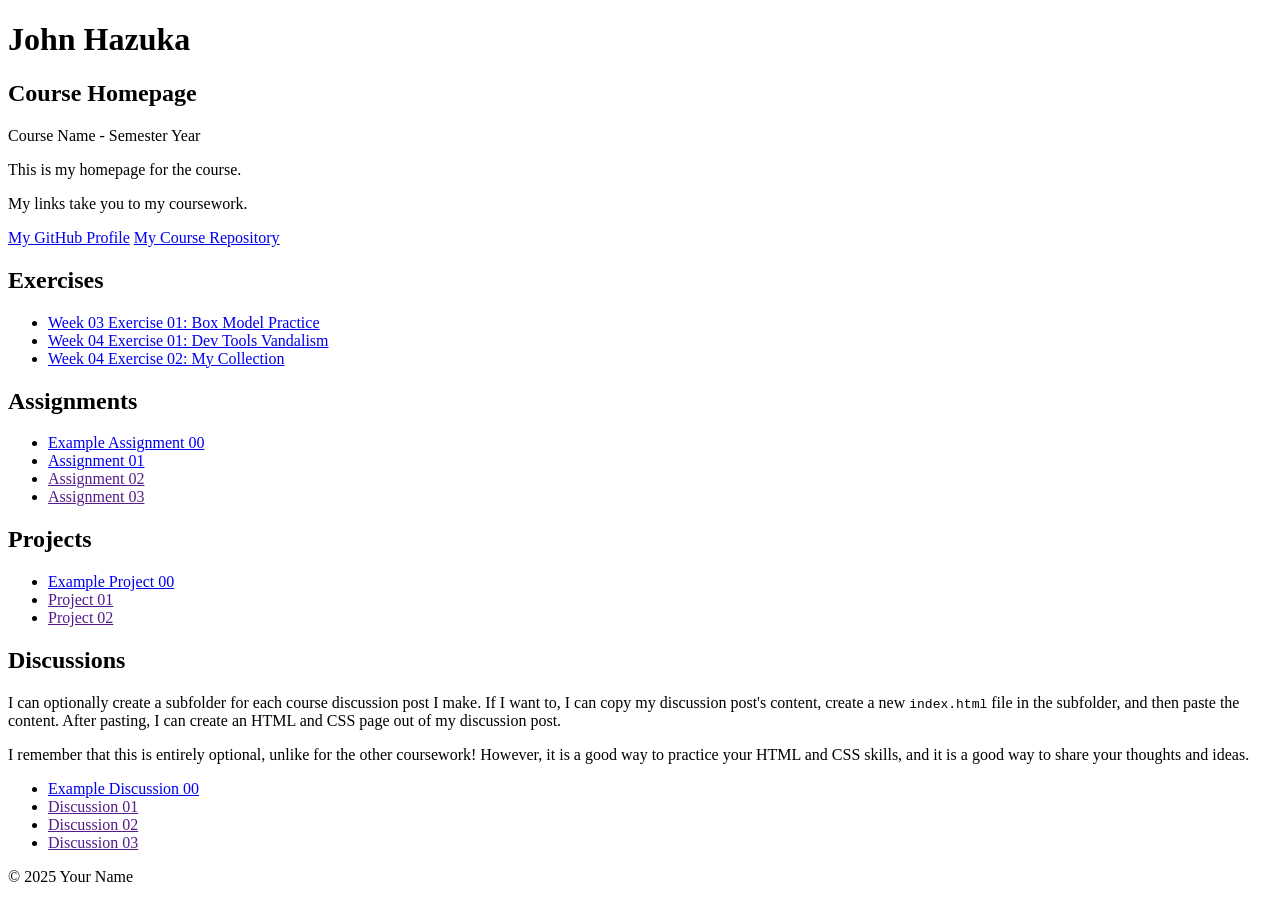
<file: index.html>
<!DOCTYPE html>

<!--

INSTRUCTIONS: HOW TO CHANGE THIS PAGE:

1. Change "Student Name" in the title above to your real name.

2. Change "Your Name" in the big heading below to your real name.

3. Change "your-username" to your real GitHub username in both links.

4. Change "your-repo-name" to the name of this repository.

5. Change "Course Name" to the name of your class.

6. Change "Semester Year" to match when you are taking this class.

7. Add links to your work:
    - Find the words that say "Exercise 01", "Assignment 01", etc.
    - Between the quote marks in href="", put the relative link to your work in the subfolder. You can simply link to the subfolder name. Take a look at the example folders and links to see how to do this.
    - For work not yet started/completed, you can leave the href="" blank until you are ready.
    - Change the words "Exercise 01" to match the name of the exercise. Do the same for assignments and projects. If you add your discussion posts, do the same for them.
    - Do this for each piece of work you finish.

8. You can add more links by copying a whole line like this:
    <li><a href="">New Work Name</a></li>
    Then paste it below the last one in that section.

9. Save your changes and push to GitHub when you are done. Remember you can use GitHub Desktop to help you with this.

Remember: During the course, if you want, you can style your homepage to introduce your own style and aesthetics. To start, keep this page simple and plain. This is just a template to get you started. Embrace the handcrafted approach to web design and development: change things to make them your own.

Remember: You must have a GitHub account, a new GitHub repository for this course, and this file (index.html) in that repository. 

Remember: You must create subfolders for each piece of coursework as the semester progresses.

-->

<html lang="en">
    <head>
        <meta charset="UTF-8" />
        <title>Course Homepage template</title>
        <meta charset="UTF-8" />
        <meta name="viewport" content="width=device-width, initial-scale=1.0" />
        <title> John Hazuka - Course Homepage</title>
    </head>

    <body>
        <header>
            <h1>John Hazuka</h1>
            <h2>Course Homepage</h2>
            <p>Course Name - Semester Year</p>
            <p>This is my homepage for the course.</p>
            <p>My links take you to my coursework.</p>
            <nav>
                <a href="https://github.com/JohnHazukaJr">My GitHub Profile</a>
                <a href="https://github.com/JohnHazukaJr/ttu-course-portfolio">
                    My Course Repository
                </a>
            </nav>
        </header>

        <main>
            <section>
                <h2>Exercises</h2>
                <ul>

                    <li><a href="week-03-exercise-01/">Week 03 Exercise 01: Box Model Practice</a></li>
                    <li><a href="week-04-exercise-01/">Week 04 Exercise 01: Dev Tools Vandalism</a></li>
                    <li><a href="week-04-exercise-02/">Week 04 Exercise 02: My Collection</a></li>
                </ul>
            </section>

            <section>
                <h2>Assignments</h2>
                <ul>
                    <li>
                        <a href="example-assignment-00/">
                            Example Assignment 00
                        </a>
                    </li>
                    <li><a href="assignment-01/">Assignment 01</a></li>
                    <li><a href="">Assignment 02</a></li>
                    <li><a href="">Assignment 03</a></li>
                </ul>
            </section>

            <section>
                <h2>Projects</h2>
                <ul>
                    <li>
                        <a href="example-project-00/">Example Project 00</a>
                    </li>
                    <li><a href="">Project 01</a></li>
                    <li><a href="">Project 02</a></li>
                </ul>
            </section>

            <section>
                <h2>Discussions</h2>
                <p>
                    I can optionally create a subfolder for each course
                    discussion post I make. If I want to, I can copy my
                    discussion post's content, create a new
                    <code>index.html</code>
                    file in the subfolder, and then paste the content. After
                    pasting, I can create an HTML and CSS page out of my
                    discussion post.
                </p>
                <p>
                    I remember that this is entirely optional, unlike for the
                    other coursework! However, it is a good way to practice your
                    HTML and CSS skills, and it is a good way to share your
                    thoughts and ideas.
                </p>
                <ul>
                    <li>
                        <a href="example-discussion-00/">
                            Example Discussion 00
                        </a>
                    </li>
                    <li><a href="">Discussion 01</a></li>
                    <li><a href="">Discussion 02</a></li>
                    <li><a href="">Discussion 03</a></li>
                </ul>
            </section>
        </main>

        <footer>
            <p>&copy; 2025 Your Name</p>
        </footer>
    </body>
</html>
</file>
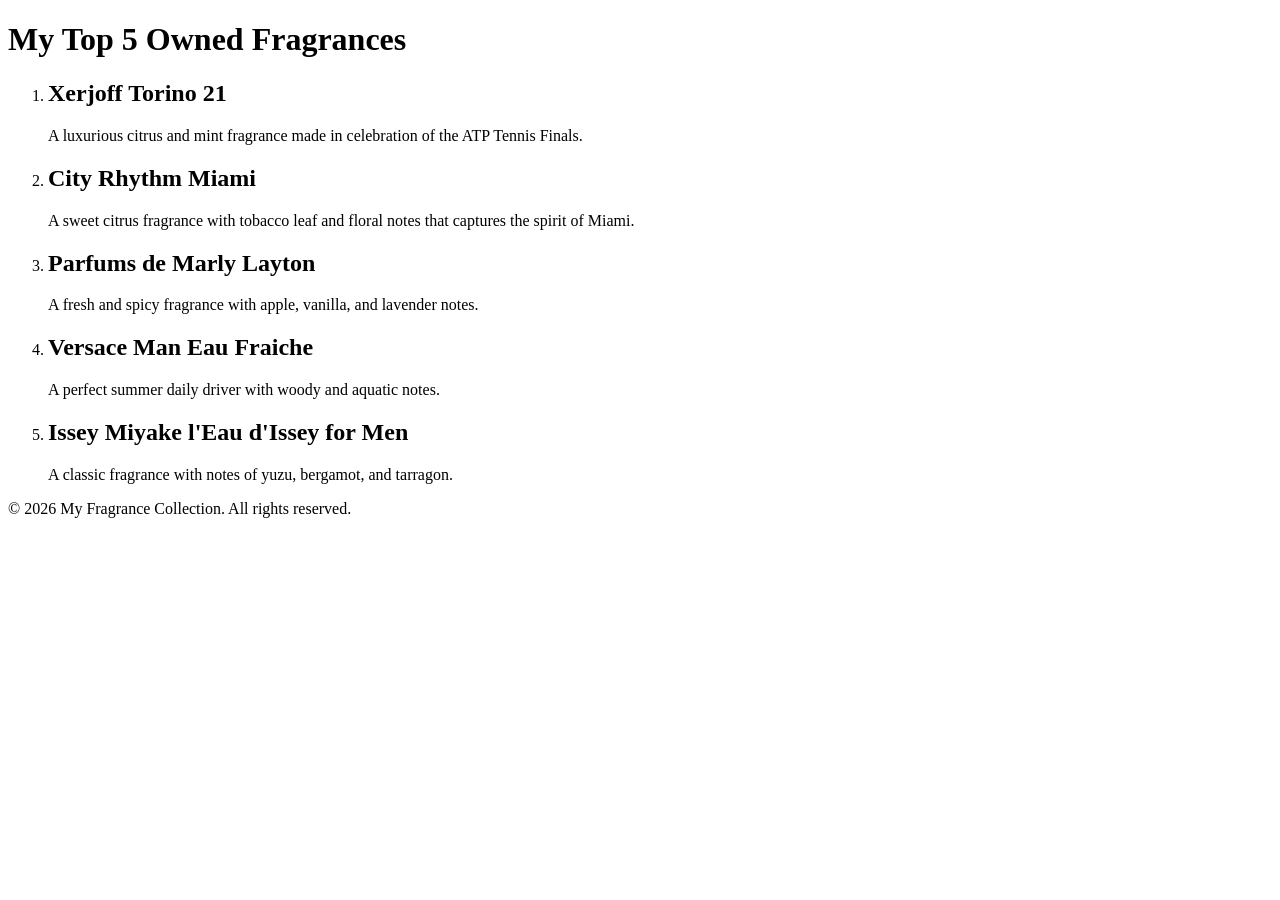
<file: assignment-01/index.html>
<!DOCTYPE html>
<html lang="en">
<head>
    <meta charset="UTF-8">
    <meta name="viewport" content="width=device-width, initial-scale=1.0">
    <title>My Top 5 Owned Fragrances</title>
</head>
<body>
<h1>My Top 5 Owned Fragrances</h1>
<ol>
    <li>
        <h2>Xerjoff Torino 21</h2>
        <p>A luxurious citrus and mint fragrance made in celebration of the ATP Tennis Finals.</p>
    </li>
    <li>
        <h2>City Rhythm Miami</h2>
        <p>A sweet citrus fragrance with tobacco leaf and floral notes that captures the spirit of Miami.</p>
    </li>
    <li>
        <h2>Parfums de Marly Layton</h2>
        <p>A fresh and spicy fragrance with apple, vanilla, and lavender notes.</p>
    </li>
    <li>
        <h2>Versace Man Eau Fraiche</h2>
        <p>A perfect summer daily driver with woody and aquatic notes.</p>
    </li>
    <li>
        <h2>Issey Miyake l'Eau d'Issey for Men</h2>
        <p>A classic fragrance with notes of yuzu, bergamot, and tarragon.</p>
    </li>
</ol>
<footer>
    <p>&copy; 2026 My Fragrance Collection. All rights reserved.</p>
</footer>
</body>
</html>
</file>
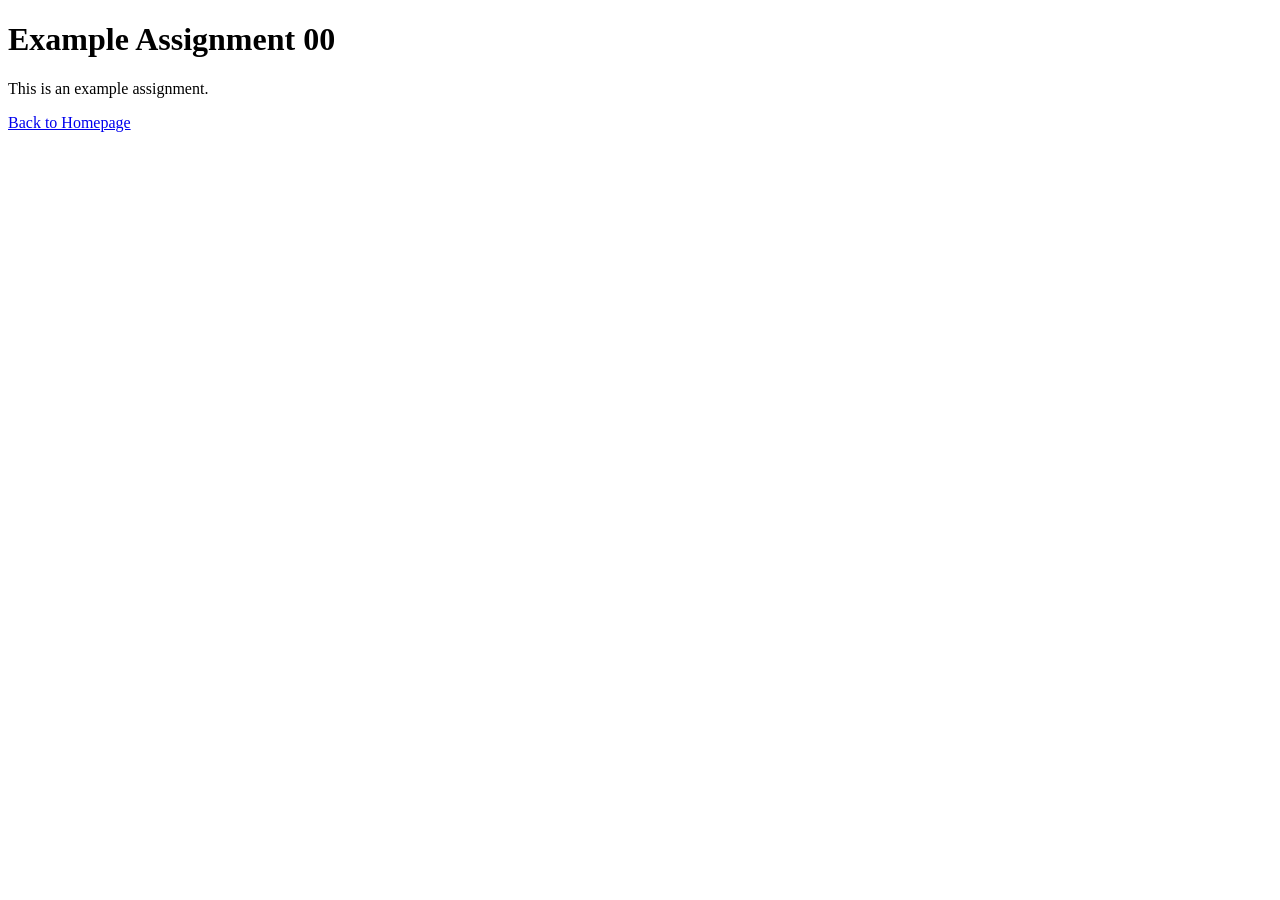
<file: example-assignment-00/index.html>
<!DOCTYPE html>
<html lang="en">
    <head>
        <meta charset="UTF-8" />
        <meta name="viewport" content="width=device-width, initial-scale=1.0" />
        <title>Example Assignment 00</title>
    </head>
    <body>
        <h1>Example Assignment 00</h1>
        <p>This is an example assignment.</p>
        <a href="../index.html">Back to Homepage</a>
    </body>
</html>
</file>
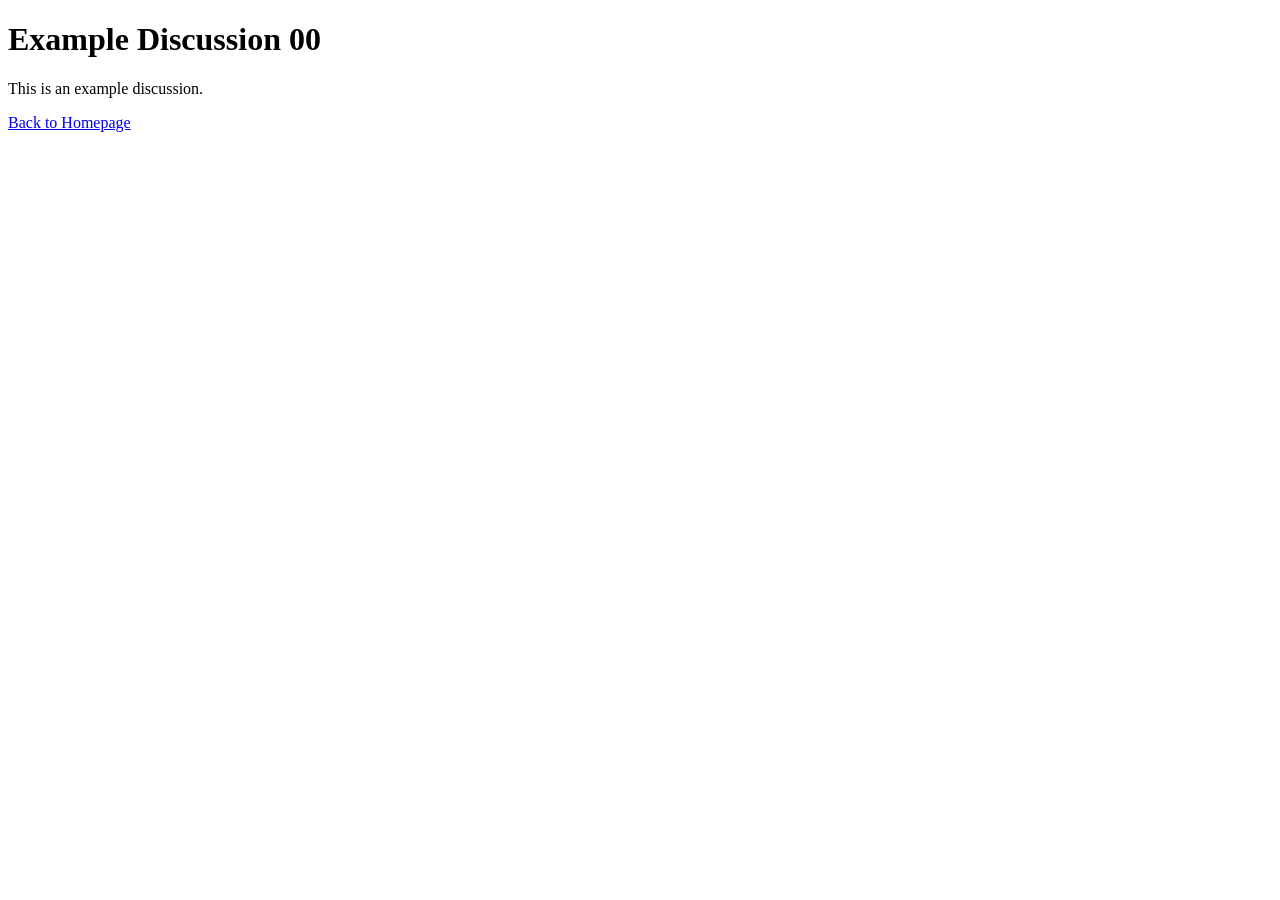
<file: example-discussion-00/index.html>
<!DOCTYPE html>
<html lang="en">
    <head>
        <meta charset="UTF-8" />
        <meta name="viewport" content="width=device-width, initial-scale=1.0" />
        <title>Example Discussion 00</title>
    </head>
    <body>
        <h1>Example Discussion 00</h1>
        <p>This is an example discussion.</p>
        <a href="../index.html">Back to Homepage</a>
    </body>
</html>
</file>
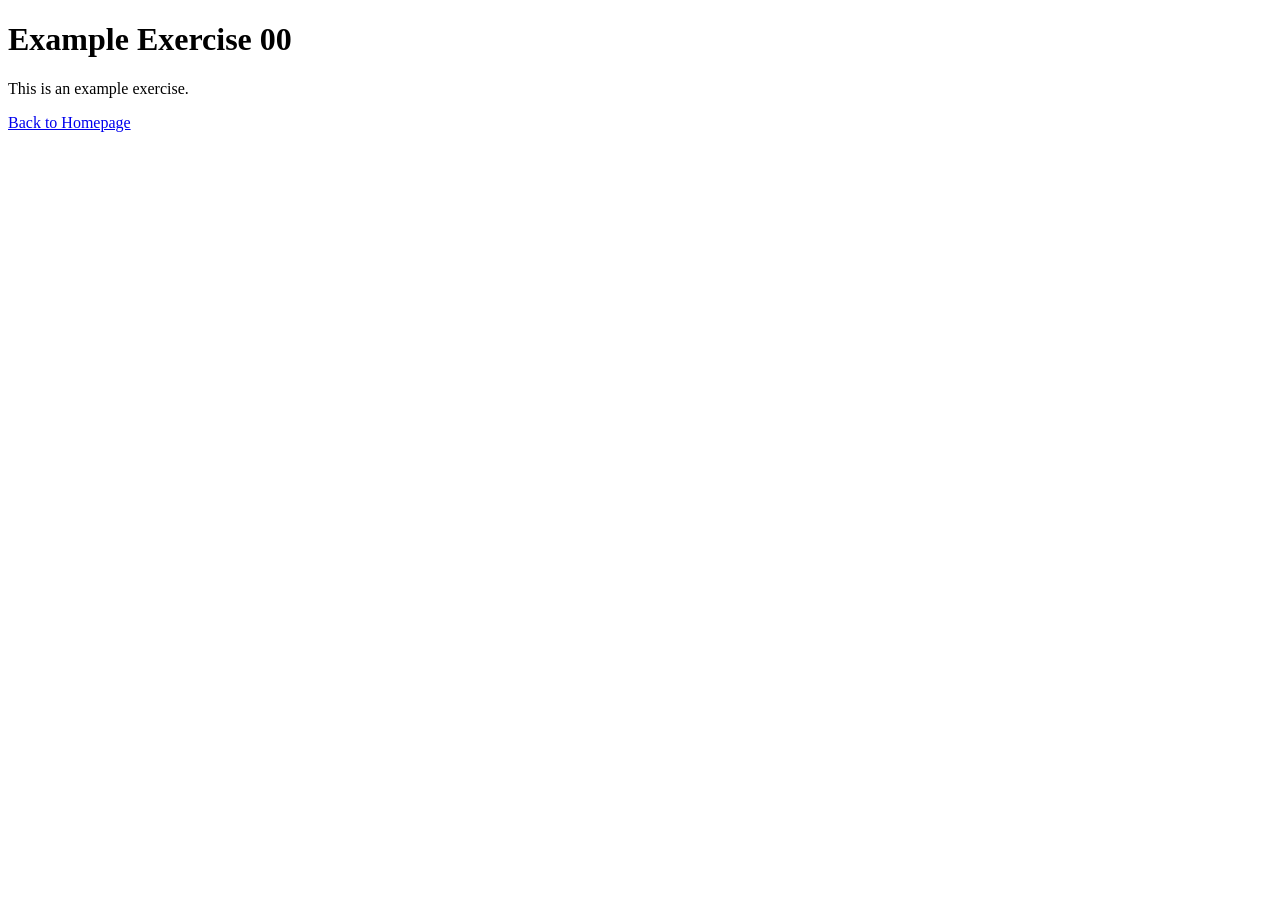
<file: example-exercise-00/index.html>
<!DOCTYPE html>
<html lang="en">
    <head>
        <meta charset="UTF-8" />
        <meta name="viewport" content="width=device-width, initial-scale=1.0" />
        <title>Example Exercise 00</title>
    </head>
    <body>
        <h1>Example Exercise 00</h1>
        <p>This is an example exercise.</p>
        <a href="../index.html">Back to Homepage</a>
    </body>
</html>
</file>
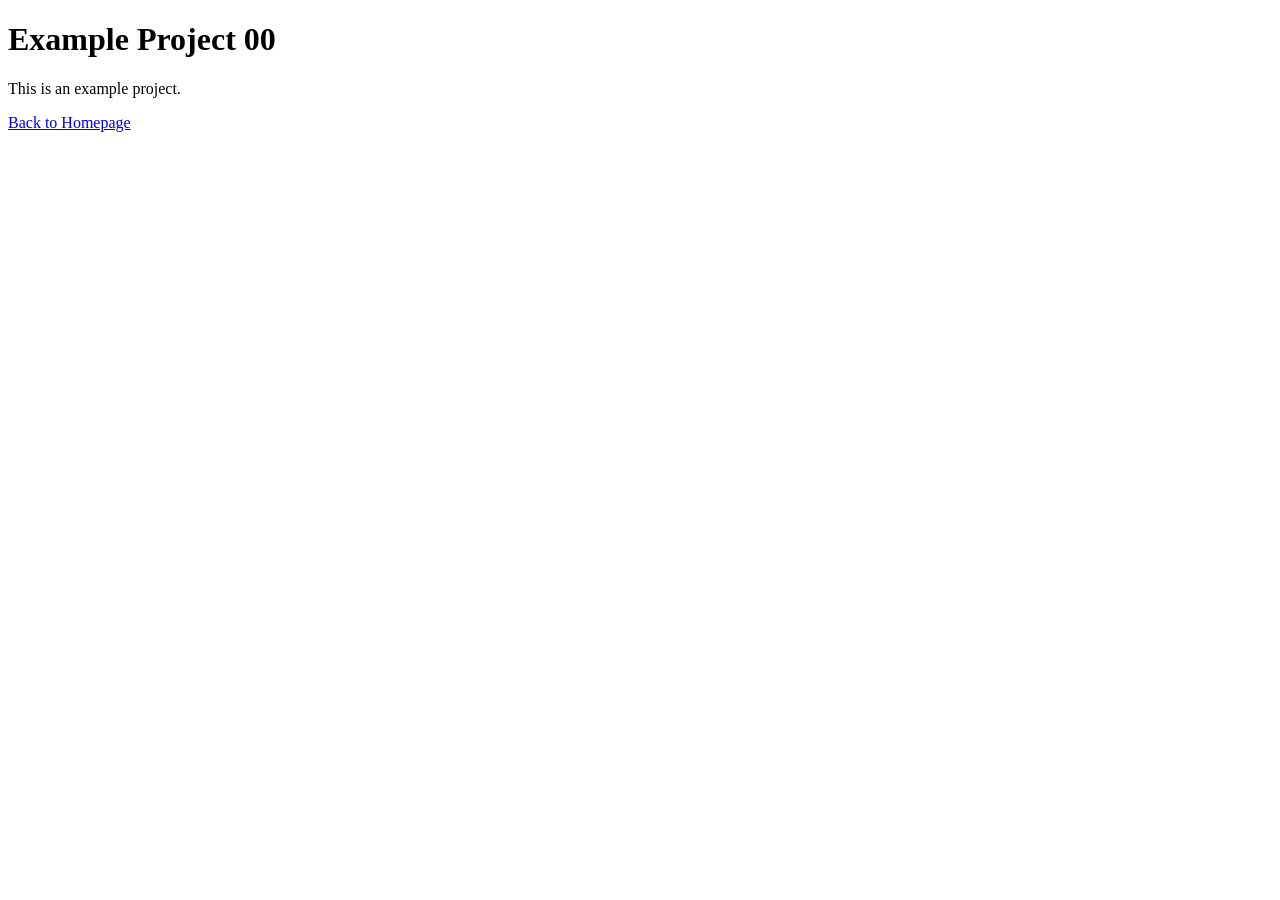
<file: example-project-00/index.html>
<!DOCTYPE html>
<html lang="en">
    <head>
        <meta charset="UTF-8" />
        <meta name="viewport" content="width=device-width, initial-scale=1.0" />
        <title>Example Project 00</title>
    </head>
    <body>
        <h1>Example Project 00</h1>
        <p>This is an example project.</p>
        <a href="../index.html">Back to Homepage</a>
    </body>
</html>
</file>
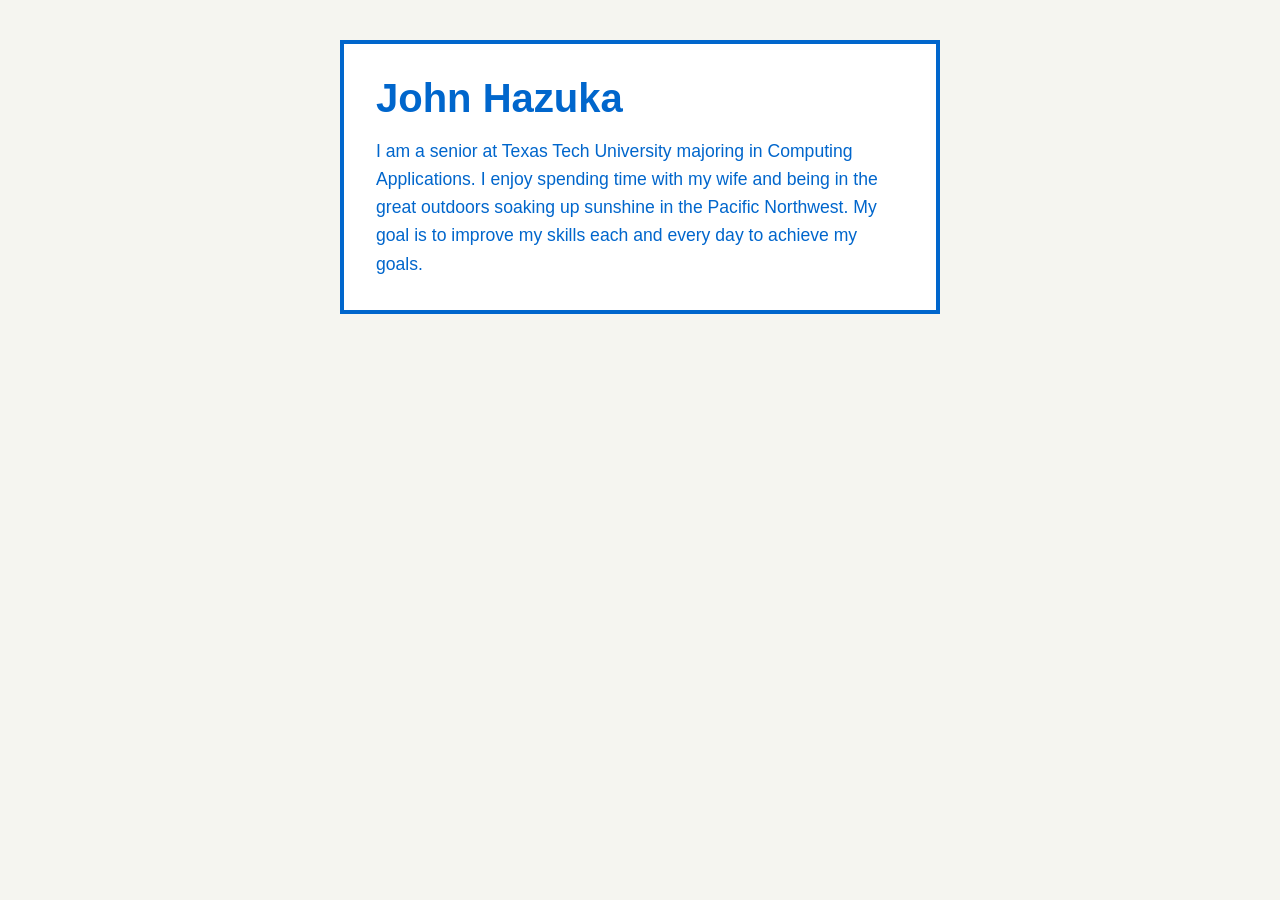
<file: week-03-exercise-01/index.html>
<!DOCTYPE html>
<html lang="en">
    <head>
        <meta charset="UTF-8" />
        <meta name="viewport" content="width=device-width, initial-scale=1.0" />
        <title>John Hazuka - Box Model Practice</title>
        <link rel="stylesheet" href="style.css" />
    </head>
    <body>
        <div class="card">
            <h1>John Hazuka</h1>
            <p>I am a senior at Texas Tech University majoring in Computing Applications. I enjoy spending time with my wife and being in the great outdoors soaking up sunshine in the Pacific Northwest. My goal is to improve my skills each and every day to achieve my goals.</p>
        </div>
    </body>
</html>
</file>
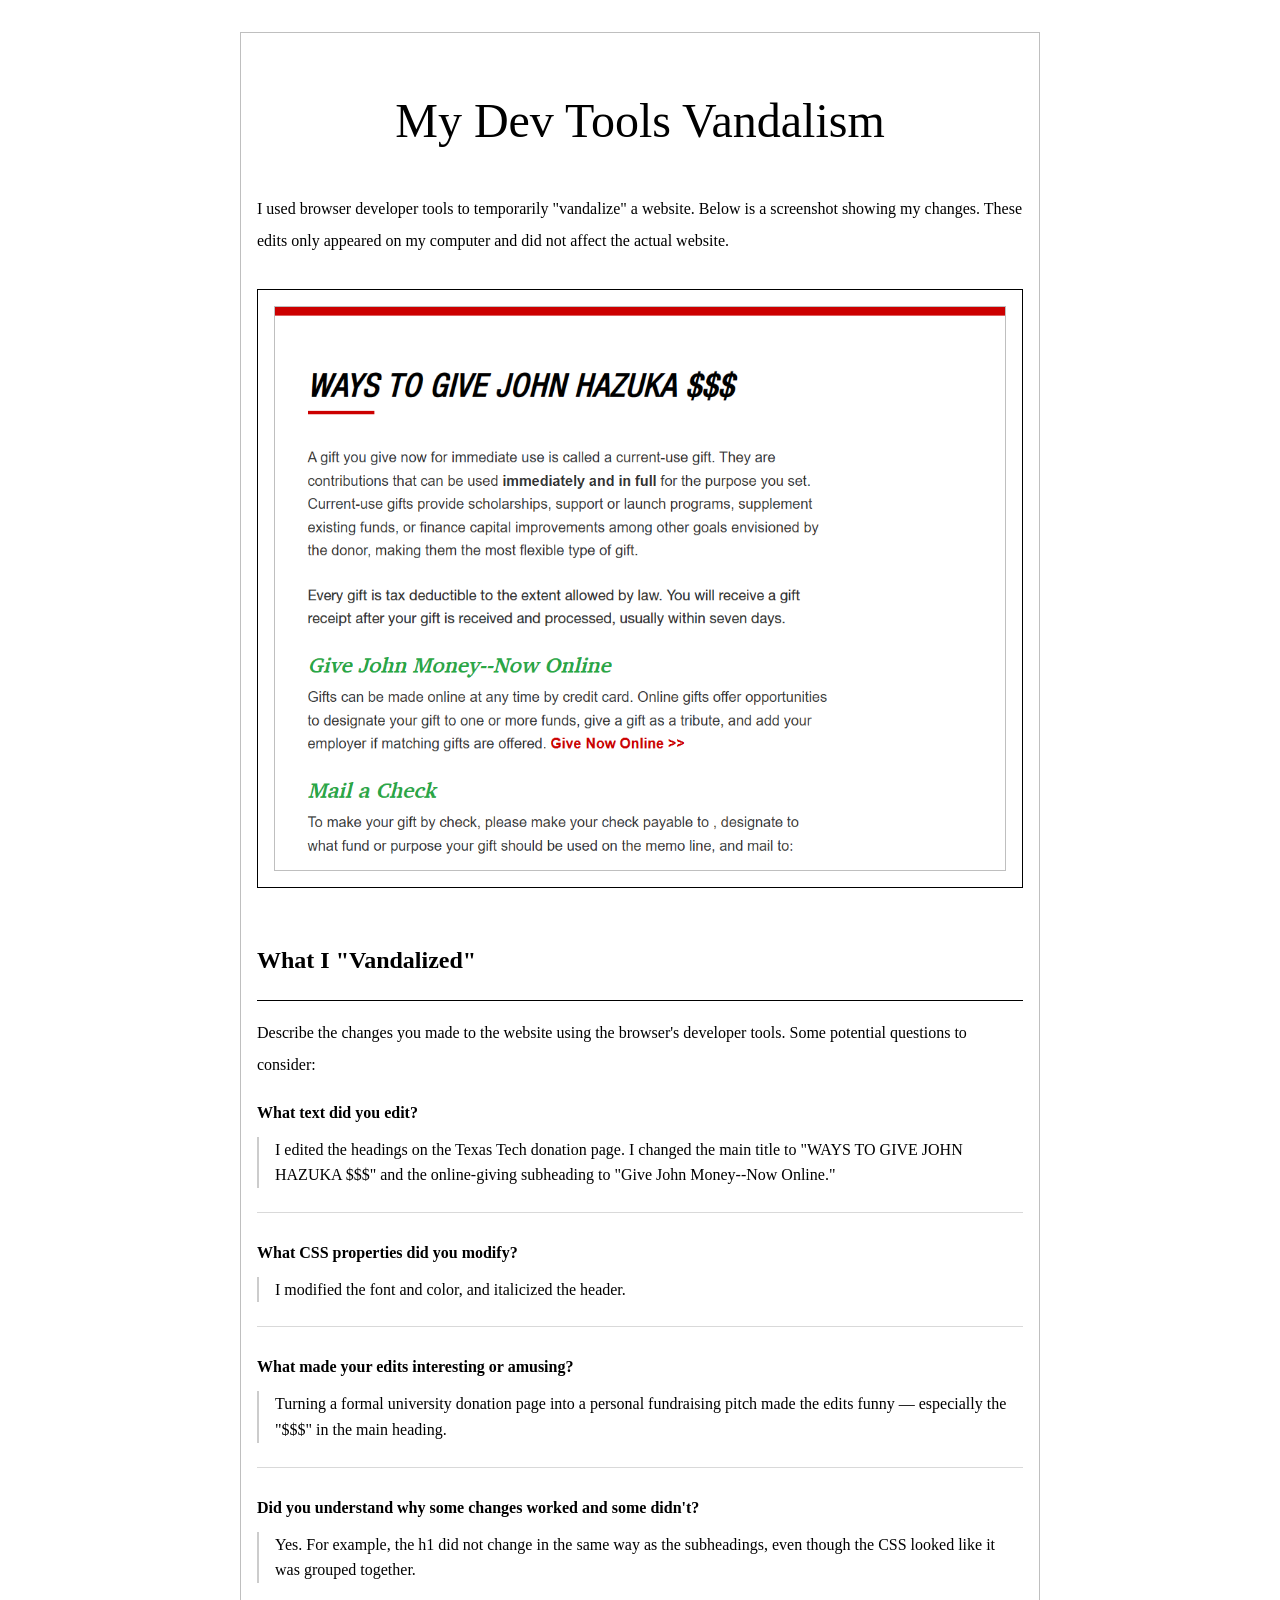
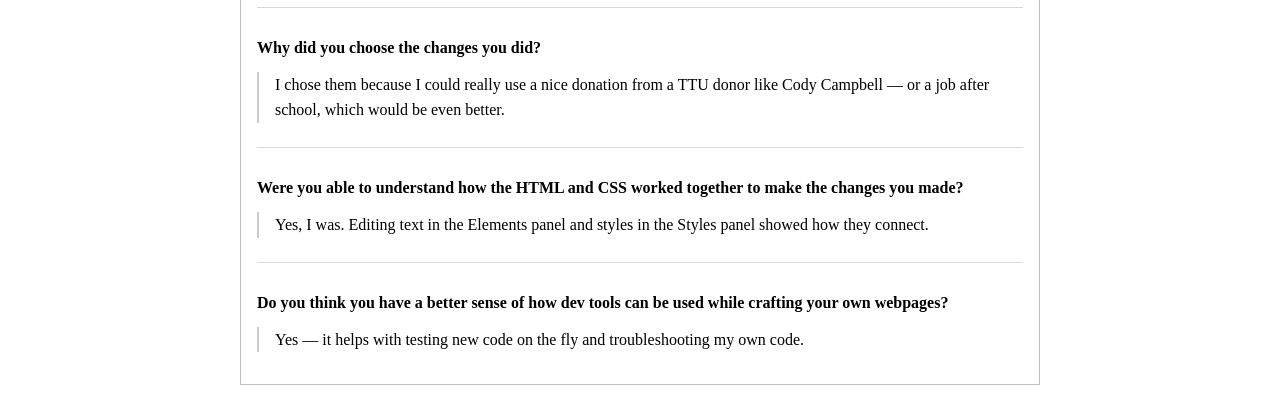
<file: week-04-exercise-01/index.html>
<!DOCTYPE html>
<html lang="en">

<head>
    <meta charset="UTF-8" />
    <meta name="viewport" content="width=device-width, initial-scale=1.0" />
    <title>Week 04 Exercise 01 - My Dev Tools Vandalism</title>
    <link rel="stylesheet" href="./style.css" />
</head>

<body>
    <main>
        <h1>My Dev Tools Vandalism</h1>
        <p>
            I used browser developer tools to temporarily "vandalize" a
            website. Below is a screenshot showing my changes. These edits
            only appeared on my computer and did not affect the actual
            website.
        </p>
        <div class="screenshot-container">
            <!-- 
                IMPORTANT: Update the src attribute below to match your screenshot filename.
                Example: If your screenshot is named "apple-dot-com-but-with-papyrus-font.png", change the line to:
                src="./apple-dot-com-but-with-papyrus-font.png"
            -->
            <img src="./web-vandalism.png" alt="Screenshot of the webpage I vandalized" />
        </div>
        <h2>What I "Vandalized"</h2>
        <p>
            Describe the changes you made to the website using the browser's developer tools. Some potential questions
            to consider:
        </p>
        <ul class="qa-list">
            <li>
                <strong>What text did you edit?</strong>
                <p>
                    I edited the headings on the Texas Tech donation page. I changed the main title to
                    "WAYS TO GIVE JOHN HAZUKA $$$" and the online-giving subheading to "Give John Money--Now Online."
                </p>
            </li>
            <li>
                <strong>What CSS properties did you modify?</strong>
                <p>I modified the font and color, and italicized the header.</p>
            </li>
            <li>
                <strong>What made your edits interesting or amusing?</strong>
                <p>
                    Turning a formal university donation page into a personal fundraising pitch made the edits funny —
                    especially the "$$$" in the main heading.
                </p>
            </li>
            <li>
                <strong>Did you understand why some changes worked and some didn't?</strong>
                <p>
                    Yes. For example, the h1 did not change in the same way as the subheadings, even though the CSS
                    looked like it was grouped together.
                </p>
            </li>
            <li>
                <strong>Why did you choose the changes you did?</strong>
                <p>
                    I chose them because I could really use a nice donation from a TTU donor like Cody Campbell — or a
                    job after school, which would be even better.
                </p>
            </li>
            <li>
                <strong>Were you able to understand how the HTML and CSS worked together to make the changes you made?</strong>
                <p>
                    Yes, I was. Editing text in the Elements panel and styles in the Styles panel showed how they
                    connect.
                </p>
            </li>
            <li>
                <strong>Do you think you have a better sense of how dev tools can be used while crafting your own webpages?</strong>
                <p>Yes — it helps with testing new code on the fly and troubleshooting my own code.</p>
            </li>
        </ul>
    </main>
</body>

</html>
</file>
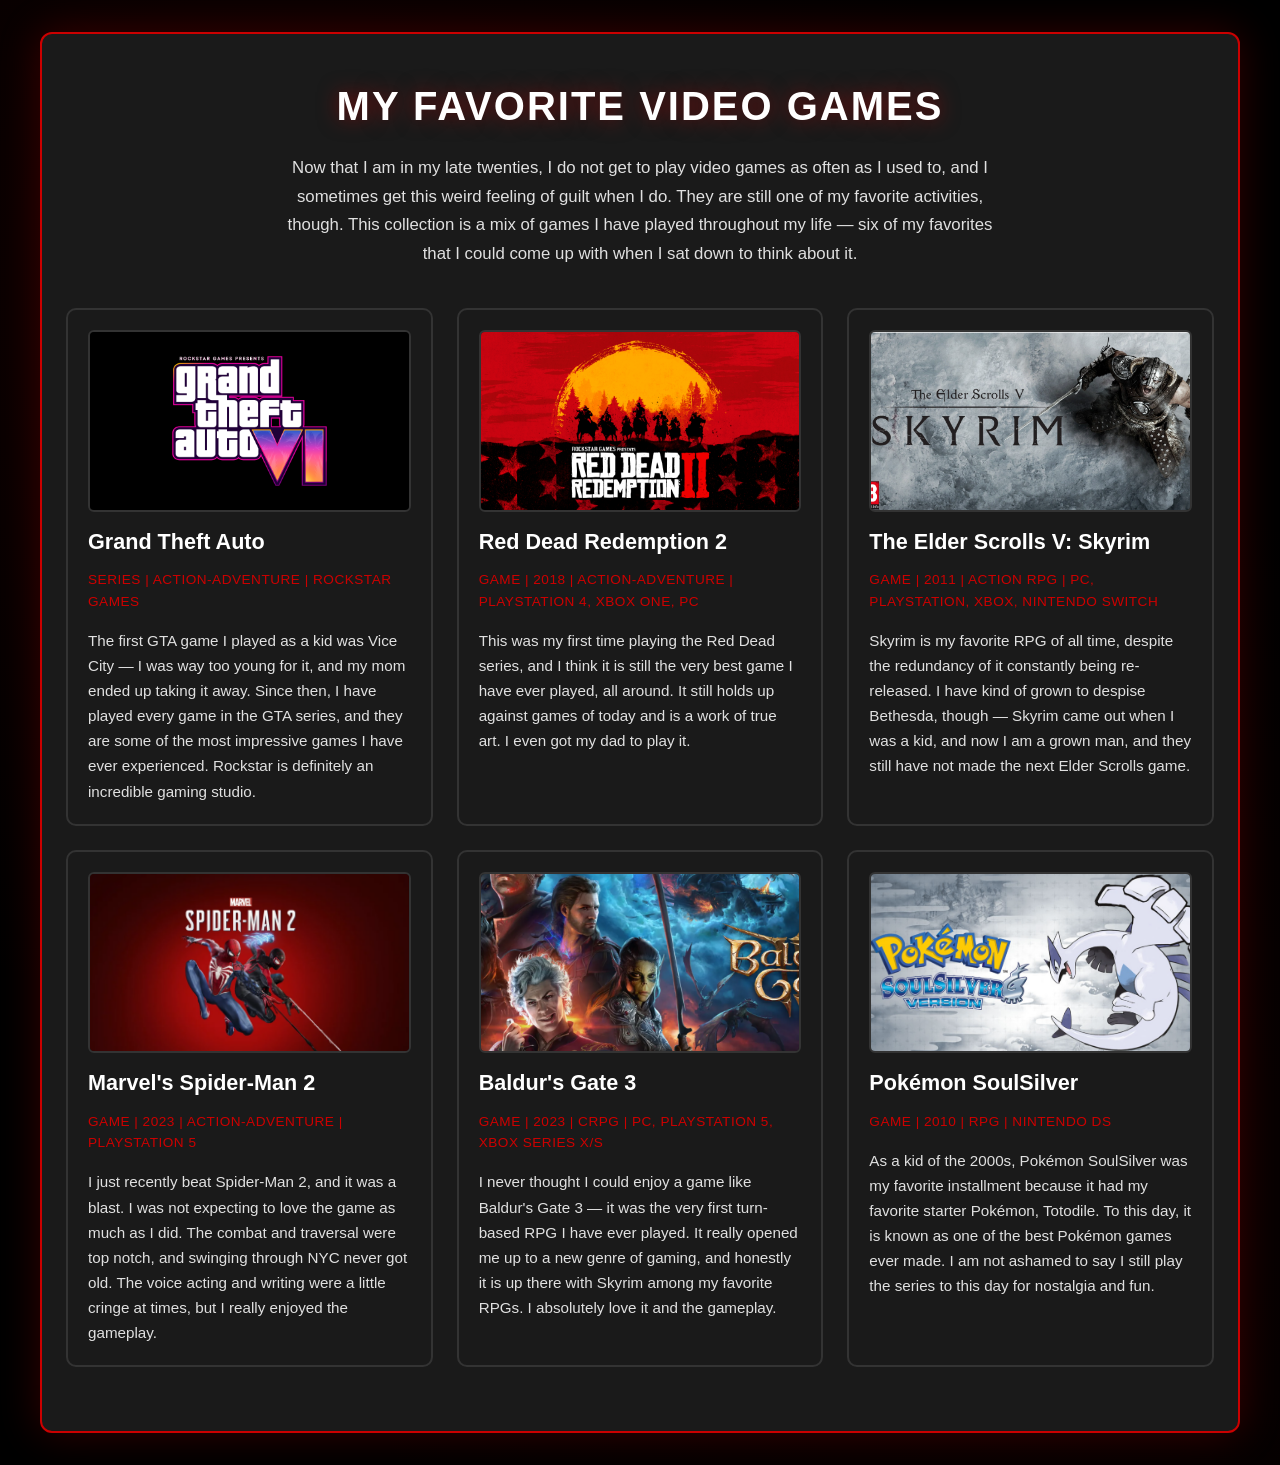
<file: week-04-exercise-02/index.html>
<!DOCTYPE html>
<html lang="en">

<head>
    <meta charset="UTF-8" />
    <meta name="viewport" content="width=device-width, initial-scale=1.0" />
    <title>Week 04 Exercise 02 - My Favorite Video Games</title>
    <link rel="stylesheet" href="./style.css" />
</head>

<body>
    <main>
        <h1>My Favorite Video Games</h1>
        <p>
            Now that I am in my late twenties, I do not get to play video games as often as I used to,
            and I sometimes get this weird feeling of guilt when I do. They are still one of my
            favorite activities, though. This collection is a mix of games I have played throughout
            my life — six of my favorites that I could come up with when I sat down to think about it.
        </p>

        <div class="collection-grid">

            <div class="collection-card">
                <img src="./GTA.png" alt="Grand Theft Auto series artwork" />
                <h2>Grand Theft Auto</h2>
                <p class="details">Series | Action-adventure | Rockstar Games</p>
                <p class="description">
                    The first GTA game I played as a kid was Vice City — I was way too young for it,
                    and my mom ended up taking it away. Since then, I have played every game in the
                    GTA series, and they are some of the most impressive games I have ever
                    experienced. Rockstar is definitely an incredible gaming studio.
                </p>
            </div>

            <div class="collection-card">
                <img src="./Red-Dead-Redemption-2.png" alt="Red Dead Redemption 2 cover art" />
                <h2>Red Dead Redemption 2</h2>
                <p class="details">Game | 2018 | Action-adventure | PlayStation 4, Xbox One, PC</p>
                <p class="description">
                    This was my first time playing the Red Dead series, and I think it is still
                    the very best game I have ever played, all around. It still holds up against
                    games of today and is a work of true art. I even got my dad to play it.
                </p>
            </div>

            <div class="collection-card">
                <img src="./skyrim.png" alt="The Elder Scrolls V Skyrim cover art" />
                <h2>The Elder Scrolls V: Skyrim</h2>
                <p class="details">Game | 2011 | Action RPG | PC, PlayStation, Xbox, Nintendo Switch</p>
                <p class="description">
                    Skyrim is my favorite RPG of all time, despite the redundancy of it constantly
                    being re-released. I have kind of grown to despise Bethesda, though — Skyrim
                    came out when I was a kid, and now I am a grown man, and they still have not
                    made the next Elder Scrolls game.
                </p>
            </div>

            <div class="collection-card">
                <img src="./spiderman2.png" alt="Marvel's Spider-Man 2 cover art" />
                <h2>Marvel's Spider-Man 2</h2>
                <p class="details">Game | 2023 | Action-adventure | PlayStation 5</p>
                <p class="description">
                    I just recently beat Spider-Man 2, and it was a blast. I was not expecting to
                    love the game as much as I did. The combat and traversal were top notch, and
                    swinging through NYC never got old. The voice acting and writing were a little
                    cringe at times, but I really enjoyed the gameplay.
                </p>
            </div>

            <div class="collection-card">
                <img src="./baldurs-gate-3.png" alt="Baldur's Gate 3 cover art" />
                <h2>Baldur's Gate 3</h2>
                <p class="details">Game | 2023 | CRPG | PC, PlayStation 5, Xbox Series X/S</p>
                <p class="description">
                    I never thought I could enjoy a game like Baldur's Gate 3 — it was the very
                    first turn-based RPG I have ever played. It really opened me up to a new genre
                    of gaming, and honestly it is up there with Skyrim among my favorite RPGs. I
                    absolutely love it and the gameplay.
                </p>
            </div>

            <div class="collection-card">
                <img src="./pokemon-ss.png" alt="Pokémon SoulSilver cover art" />
                <h2>Pokémon SoulSilver</h2>
                <p class="details">Game | 2010 | RPG | Nintendo DS</p>
                <p class="description">
                    As a kid of the 2000s, Pokémon SoulSilver was my favorite installment because
                    it had my favorite starter Pokémon, Totodile. To this day, it is known as one
                    of the best Pokémon games ever made. I am not ashamed to say I still play the
                    series to this day for nostalgia and fun.
                </p>
            </div>

        </div>
    </main>
</body>

</html>
</file>
<file: week-03-exercise-01/style.css>
* {
    box-sizing: border-box;
}

body {
    font-family: 'Segoe UI', Tahoma, Geneva, sans-serif;
    background-color: #f5f5f0;
    margin: 20px;
    padding: 20px;
}

.card {
    max-width: 600px;
    margin: 0 auto;
    padding: 32px;
    background-color: #ffffff;
    border: 4px solid #0066CC;
}

h1 {
    color: #0066CC;
    font-size: 2.5em;
    margin: 0 0 16px 0;
}

p {
    color: #0066CC;
    font-size: 1.1em;
    margin: 0;
    line-height: 1.6;
}
</file>
<file: week-04-exercise-01/style.css>
* {
    box-sizing: border-box;
}

html,
body {
    min-height: 100vh;
    margin: 0;
}

body {
    font-family: "Times New Roman", serif;
    line-height: 2;
    display: flex;
    justify-content: center;
    align-items: flex-start;
    padding: 32px 0;
}

main {
    max-width: 800px;
    width: 90%;
    padding: 16px;
    border: 1px solid rgba(0, 0, 0, 0.25);
}

h1 {
    font-weight: normal;
    font-size: 48px;
    line-height: 1em;
    margin-top: 48px;
    margin-bottom: 48px;
    text-align: center;
}

h2 {
    font-size: 24px;
    margin-top: 48px;
    margin-bottom: 16px;
    border-bottom: 1px solid rgba(0, 0, 0, 1);
    padding-bottom: 16px;
}

p {
    margin-bottom: 16px;
}

.screenshot-container {
    margin: 32px 0;
    padding: 16px;
    border: 1px solid rgba(0, 0, 0, 1);
    text-align: center;
}

.screenshot-container img {
    max-width: 100%;
    height: auto;
    display: block;
    margin: 0 auto;
    border: 1px solid rgba(0, 0, 0, 0.25);
}

.qa-list {
    list-style: none;
    padding-left: 0;
    margin-top: 0;
}

.qa-list li {
    margin-bottom: 24px;
    padding-bottom: 24px;
    border-bottom: 1px solid rgba(0, 0, 0, 0.15);
}

.qa-list li:last-child {
    margin-bottom: 0;
    padding-bottom: 0;
    border-bottom: none;
}

.qa-list li strong {
    display: block;
    margin-bottom: 8px;
}

.qa-list li p {
    margin: 0;
    padding-left: 16px;
    border-left: 2px solid rgba(0, 0, 0, 0.2);
    line-height: 1.6;
}
</file>
<file: week-04-exercise-02/style.css>
* {
    box-sizing: border-box;
}

html,
body {
    min-height: 100vh;
    margin: 0;
}

body {
    font-family: "Segoe UI", Tahoma, Geneva, Verdana, sans-serif;
    line-height: 1.6;
    display: flex;
    justify-content: center;
    align-items: flex-start;
    padding: 32px 16px;
    background-color: #000000;
    background-image:
        radial-gradient(circle at 20% 20%, rgba(204, 0, 0, 0.08) 0%, transparent 50%),
        radial-gradient(circle at 80% 80%, rgba(204, 0, 0, 0.05) 0%, transparent 50%);
    color: #e0e0e0;
}

main {
    max-width: 1200px;
    width: 100%;
    padding: 32px 24px;
    border: 2px solid #CC0000;
    border-radius: 12px;
    background-color: #1a1a1a;
    box-shadow: 0 0 40px rgba(204, 0, 0, 0.25);
}

h1 {
    font-weight: 700;
    font-size: 2.5rem;
    line-height: 1.2;
    margin-top: 16px;
    margin-bottom: 24px;
    text-align: center;
    color: #ffffff;
    text-transform: uppercase;
    letter-spacing: 2px;
    text-shadow: 0 0 20px rgba(204, 0, 0, 0.5);
}

main > p {
    margin-bottom: 40px;
    text-align: center;
    max-width: 720px;
    margin-left: auto;
    margin-right: auto;
    color: #e0e0e0;
    font-size: 1.05rem;
    line-height: 1.7;
}

.collection-grid {
    display: flex;
    flex-wrap: wrap;
    gap: 24px;
    margin: 32px 0;
}

.collection-card {
    flex-grow: 1;
    flex-shrink: 1;
    flex-basis: 300px;
    border: 2px solid #333333;
    border-radius: 10px;
    background-color: #1a1a1a;
    padding: 20px;
    transition: border-color 0.25s ease, box-shadow 0.25s ease, transform 0.25s ease;
}

.collection-card:hover {
    border-color: #CC0000;
    box-shadow: 0 8px 32px rgba(204, 0, 0, 0.3);
    transform: translateY(-4px);
}

.collection-card img {
    width: 100%;
    height: auto;
    display: block;
    border-radius: 6px;
    border: 2px solid #333333;
    margin-bottom: 16px;
    aspect-ratio: 16 / 9;
    object-fit: cover;
}

.collection-card h2 {
    font-size: 1.35rem;
    font-weight: 700;
    margin-top: 0;
    margin-bottom: 8px;
    line-height: 1.3;
    color: #ffffff;
}

.collection-card .details {
    font-size: 0.85rem;
    color: #CC0000;
    margin-bottom: 14px;
    font-style: normal;
    text-transform: uppercase;
    letter-spacing: 0.5px;
}

.collection-card .description {
    font-size: 0.95rem;
    margin-bottom: 0;
    line-height: 1.65;
    color: #e0e0e0;
}

@media (width >= 480px) {
    .collection-card {
        flex-basis: 45%;
    }
}

@media (width >= 1024px) {
    .collection-card {
        flex-basis: 30%;
    }
}
</file>
